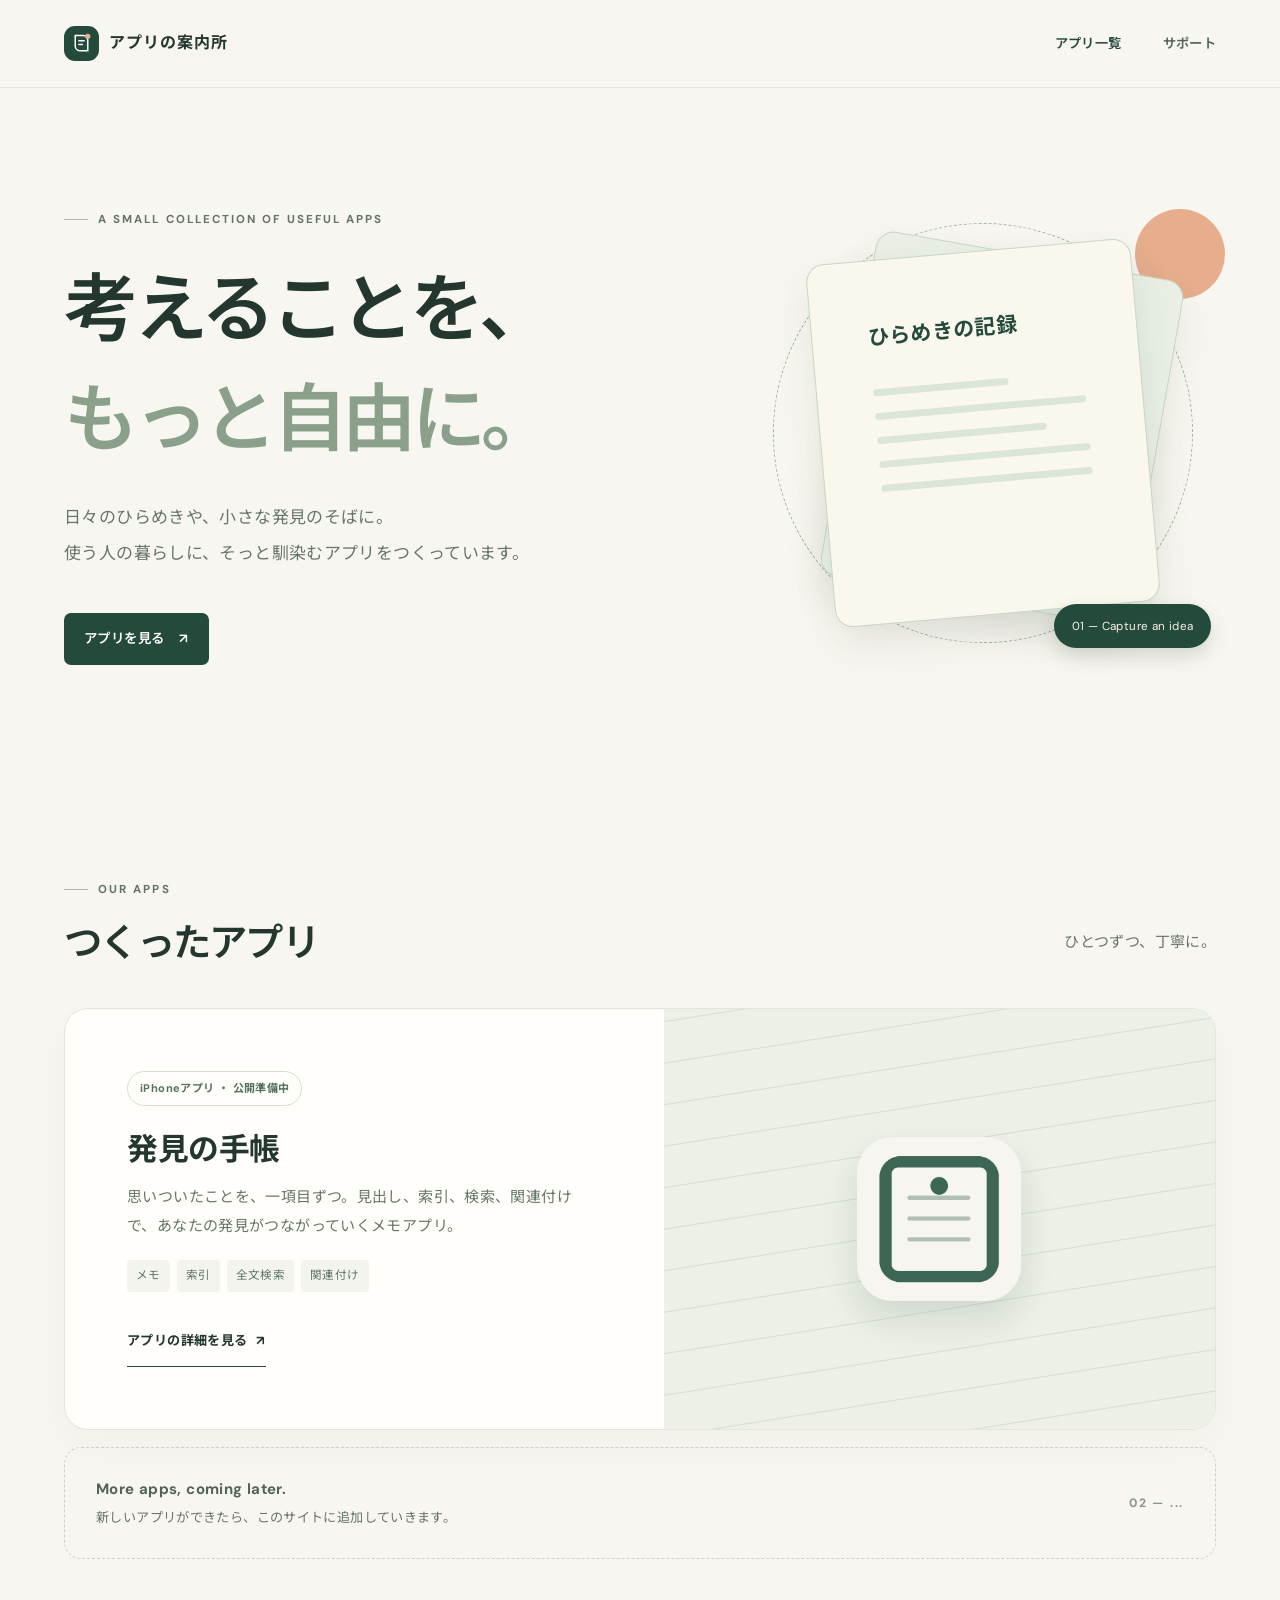
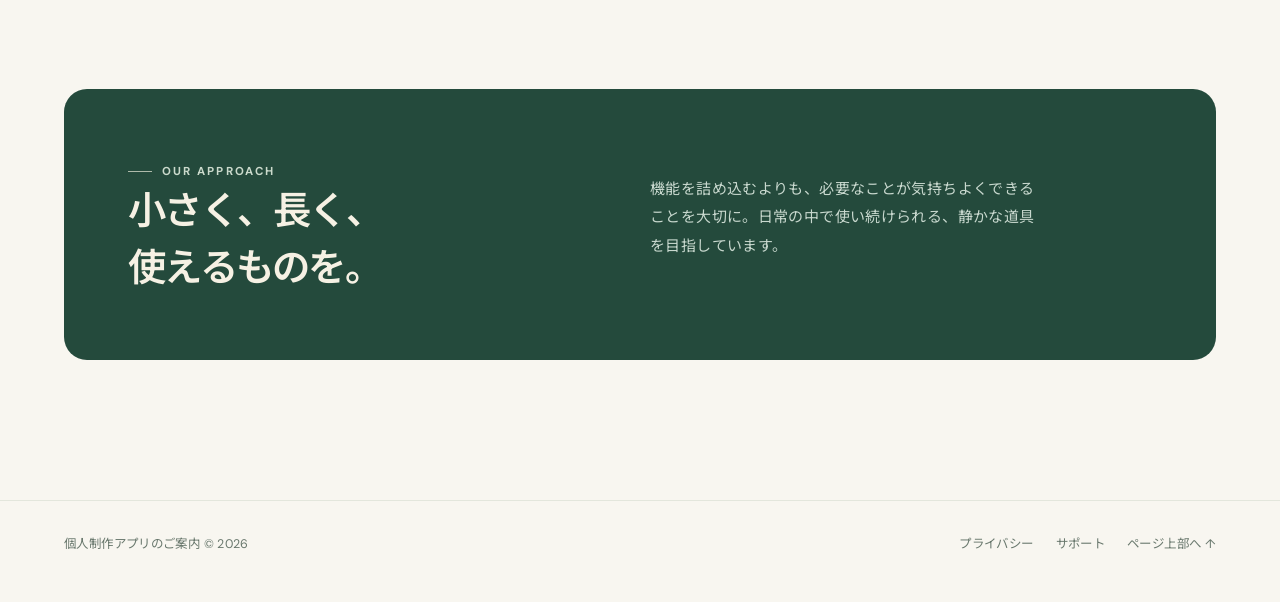
<file: index.html>
<!doctype html>
<html lang="ja">
<head>
<meta charset="utf-8">
<meta name="viewport" content="width=device-width,initial-scale=1">
<meta name="theme-color" content="#f8f6f0">
<meta name="description" content="制作したアプリの紹介とサポート・プライバシーポリシーをまとめた案内サイトです。">
<title>トップ | アプリの案内所</title>
<link rel="stylesheet" href="./assets/style.css">
<link rel="icon" type="image/svg+xml" href="./assets/favicon.svg">
</head>
<body><div class="page" id="top">
<header class="topbar"><a class="brand" href="./" aria-label="アプリの案内所 トップ"><span class="brandmark" aria-hidden="true"><svg viewBox="0 0 28 28" fill="none"><path d="M7 5h9a5 5 0 0 1 5 5v12H12a5 5 0 0 1-5-5V5Z" stroke="currentColor" stroke-width="1.7"/><path d="M11 11h6M11 15h4" stroke="currentColor" stroke-width="1.7" stroke-linecap="round"/><circle cx="21" cy="6" r="3" fill="#e7b28c"/></svg></span><span>アプリの案内所</span></a><nav class="topnav" aria-label="メインナビゲーション"><a href="./#apps" aria-current="page">アプリ一覧</a><a href="./apps/hakkenmemo/support/" >サポート</a></nav></header>
<main>
<section class="hero"><div class="split"><div><span class="eyebrow">A small collection of useful apps</span><h1>考えることを、<br><em>もっと自由に。</em></h1><p class="hero-copy">日々のひらめきや、小さな発見のそばに。<br>使う人の暮らしに、そっと馴染むアプリをつくっています。</p><a class="hero-cta" href="#apps">アプリを見る <span aria-hidden="true">↗</span></a></div><div class="hero-art" aria-hidden="true"><div class="art-dots"></div><div class="art-circle"></div><div class="art-sheet sheet-back"></div><div class="art-sheet sheet-front"><span class="s-title">ひらめきの記録</span><div class="s-line"></div><div class="s-line"></div><div class="s-line"></div><div class="s-line"></div><div class="s-line"></div></div><span class="art-tag">01 — Capture an idea</span></div></div></section>
<section class="section" id="apps"><div class="block-top"><div><span class="eyebrow">Our apps</span><h2>つくったアプリ</h2></div><p>ひとつずつ、丁寧に。</p></div>
<article class="app-card"><div class="app-card-main"><span class="status">iPhoneアプリ ・ 公開準備中</span><h3>発見の手帳</h3><p>思いついたことを、一項目ずつ。見出し、索引、検索、関連付けで、あなたの発見がつながっていくメモアプリ。</p><div class="tags"><span>メモ</span><span>索引</span><span>全文検索</span><span>関連付け</span></div><a class="btn-ghost" href="./apps/hakkenmemo/">アプリの詳細を見る <span aria-hidden="true">↗</span></a></div><div class="app-card-graphic"><img class="app-icon" src="./assets/hakkenmemo-icon.png" width="164" height="164" alt="発見の手帳のアプリアイコン"></div></article>
<div class="future"><div><strong>More apps, coming later.</strong><p>新しいアプリができたら、このサイトに追加していきます。</p></div><span class="smallcap">02 — ...</span></div>
</section>
<section class="section mission"><div class="mission-band"><div><span class="eyebrow" style="color:#cbdacc">Our approach</span><h2>小さく、長く、<br>使えるものを。</h2></div><p>機能を詰め込むよりも、必要なことが気持ちよくできることを大切に。日常の中で使い続けられる、静かな道具を目指しています。</p></div></section>
</main><footer class="footer"><span>個人制作アプリのご案内 © 2026</span><div class="footer-links"><a href="./apps/hakkenmemo/privacy/">プライバシー</a><a href="./apps/hakkenmemo/support/">サポート</a><a href="#top">ページ上部へ ↑</a></div></footer></div></body></html>
</file>
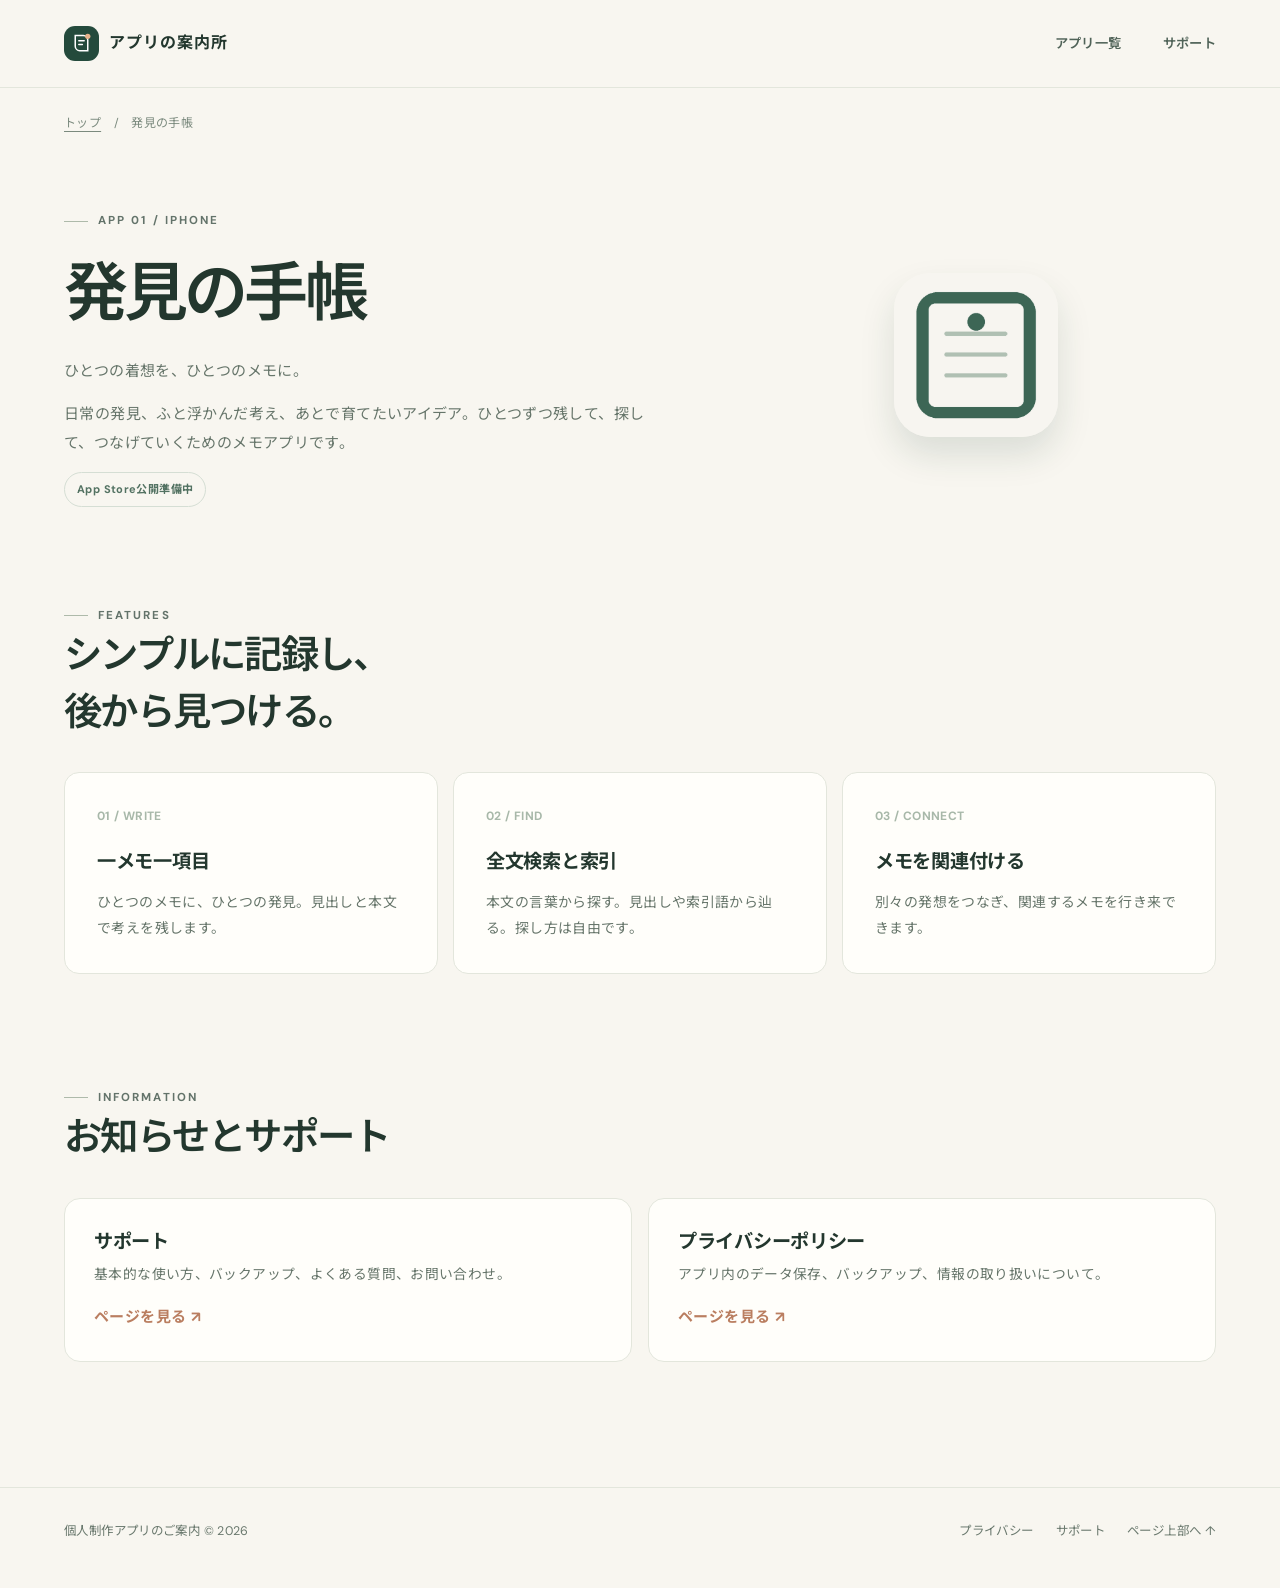
<file: apps/hakkenmemo/index.html>
<!doctype html>
<html lang="ja">
<head>
<meta charset="utf-8">
<meta name="viewport" content="width=device-width,initial-scale=1">
<meta name="theme-color" content="#f8f6f0">
<meta name="description" content="一メモ一項目、全文検索、索引、関連付け。考えを育てるiPhoneメモアプリ。">
<title>発見の手帳 | アプリの案内所</title>
<link rel="stylesheet" href="../../assets/style.css">
<link rel="icon" type="image/svg+xml" href="../../assets/favicon.svg">
</head>
<body><div class="page" id="top">
<header class="topbar"><a class="brand" href="../../" aria-label="アプリの案内所 トップ"><span class="brandmark" aria-hidden="true"><svg viewBox="0 0 28 28" fill="none"><path d="M7 5h9a5 5 0 0 1 5 5v12H12a5 5 0 0 1-5-5V5Z" stroke="currentColor" stroke-width="1.7"/><path d="M11 11h6M11 15h4" stroke="currentColor" stroke-width="1.7" stroke-linecap="round"/><circle cx="21" cy="6" r="3" fill="#e7b28c"/></svg></span><span>アプリの案内所</span></a><nav class="topnav" aria-label="メインナビゲーション"><a href="../../#apps" >アプリ一覧</a><a href="../../apps/hakkenmemo/support/" >サポート</a></nav></header>
<main><div class="breadcrumb"><a href="../../">トップ</a>　/　発見の手帳</div>
<section class="page-heading"><div><span class="eyebrow">App 01 / iPhone</span><h1>発見の手帳</h1><p class="lead">ひとつの着想を、ひとつのメモに。</p><p>日常の発見、ふと浮かんだ考え、あとで育てたいアイデア。ひとつずつ残して、探して、つなげていくためのメモアプリです。</p><span class="status">App Store公開準備中</span></div><img class="app-icon" src="../../assets/hakkenmemo-icon.png" width="164" height="164" alt="発見の手帳のアプリアイコン"></section>
<section class="section" style="padding-top:20px"><span class="eyebrow">Features</span><h2>シンプルに記録し、<br>後から見つける。</h2><div class="feature-grid"><div class="feature"><span class="number">01 / WRITE</span><h3>一メモ一項目</h3><p>ひとつのメモに、ひとつの発見。見出しと本文で考えを残します。</p></div><div class="feature"><span class="number">02 / FIND</span><h3>全文検索と索引</h3><p>本文の言葉から探す。見出しや索引語から辿る。探し方は自由です。</p></div><div class="feature"><span class="number">03 / CONNECT</span><h3>メモを関連付ける</h3><p>別々の発想をつなぎ、関連するメモを行き来できます。</p></div></div></section>
<section class="section" style="padding-top:5px"><span class="eyebrow">Information</span><h2>お知らせとサポート</h2><div class="link-panels"><a class="link-panel" href="./support/"><h3>サポート</h3><p>基本的な使い方、バックアップ、よくある質問、お問い合わせ。</p><span class="arr">ページを見る ↗</span></a><a class="link-panel" href="./privacy/"><h3>プライバシーポリシー</h3><p>アプリ内のデータ保存、バックアップ、情報の取り扱いについて。</p><span class="arr">ページを見る ↗</span></a></div></section>
</main><footer class="footer"><span>個人制作アプリのご案内 © 2026</span><div class="footer-links"><a href="../../apps/hakkenmemo/privacy/">プライバシー</a><a href="../../apps/hakkenmemo/support/">サポート</a><a href="#top">ページ上部へ ↑</a></div></footer></div></body></html>
</file>
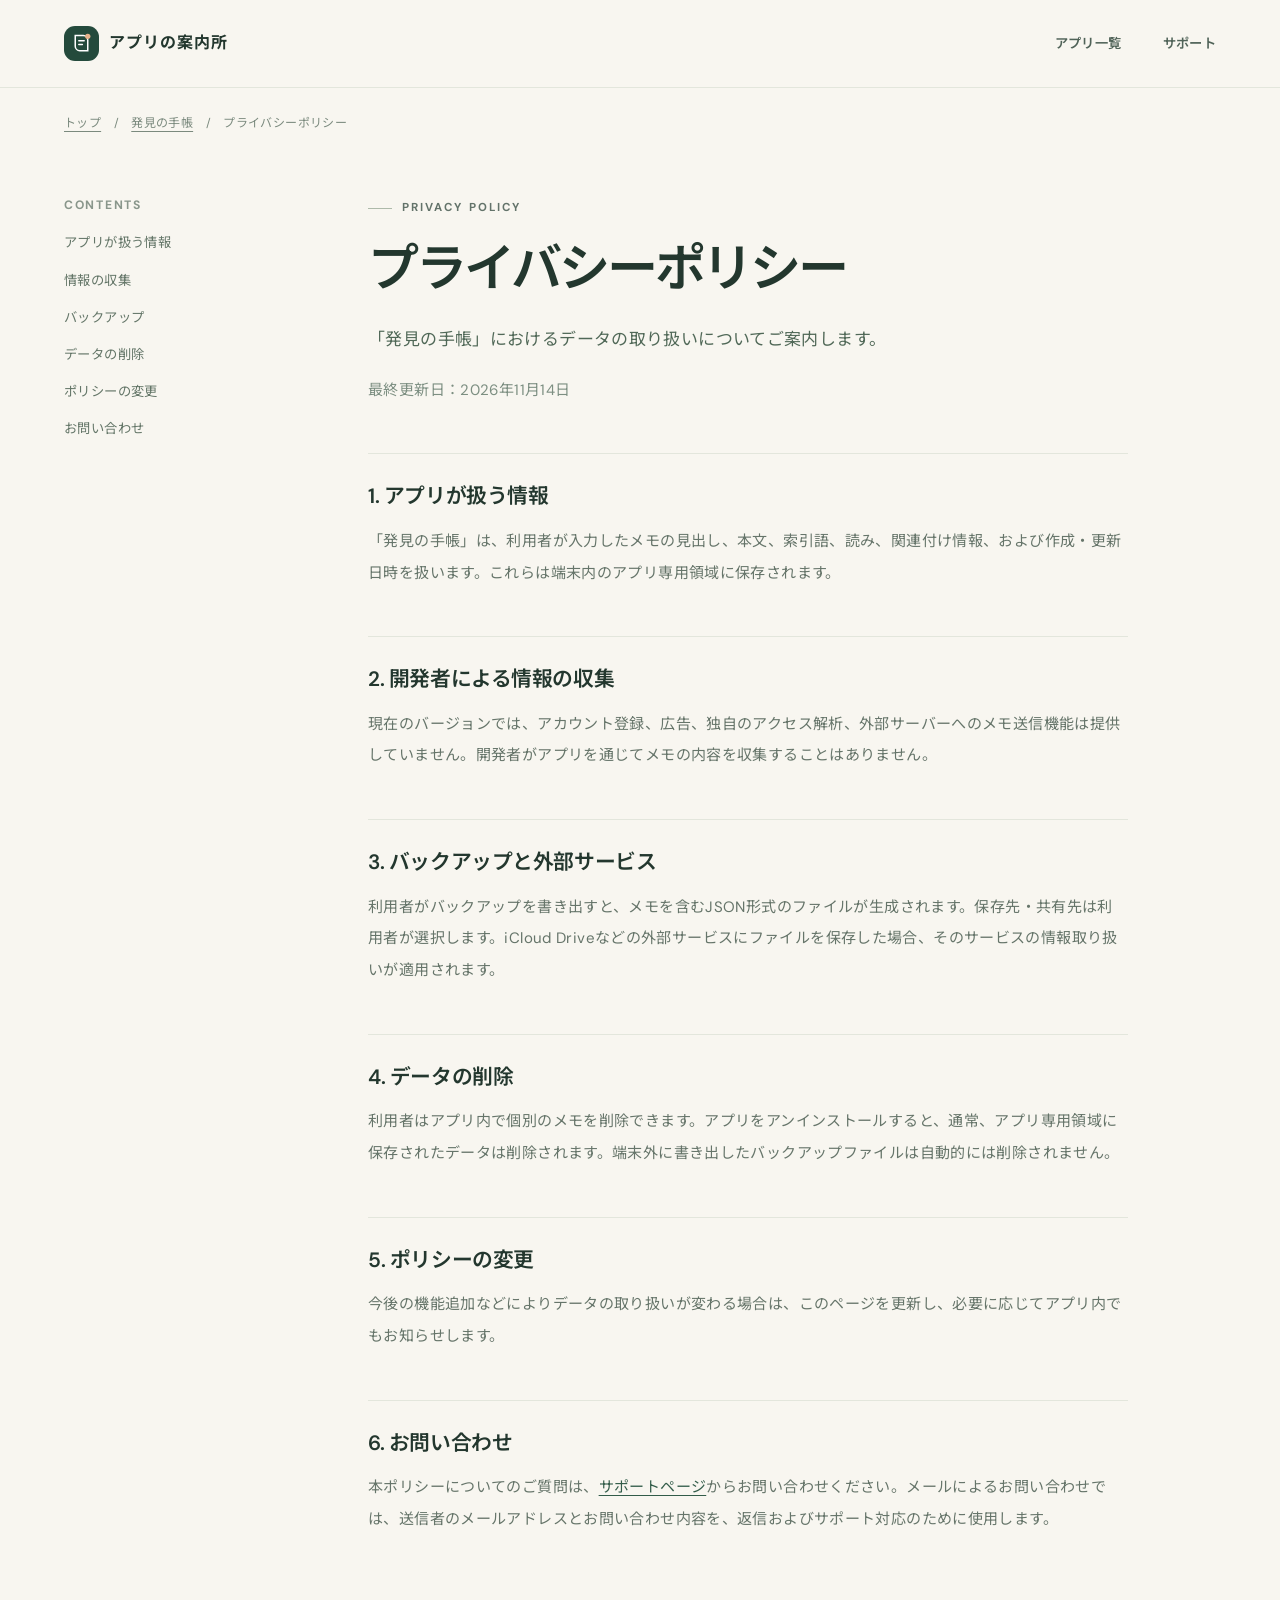
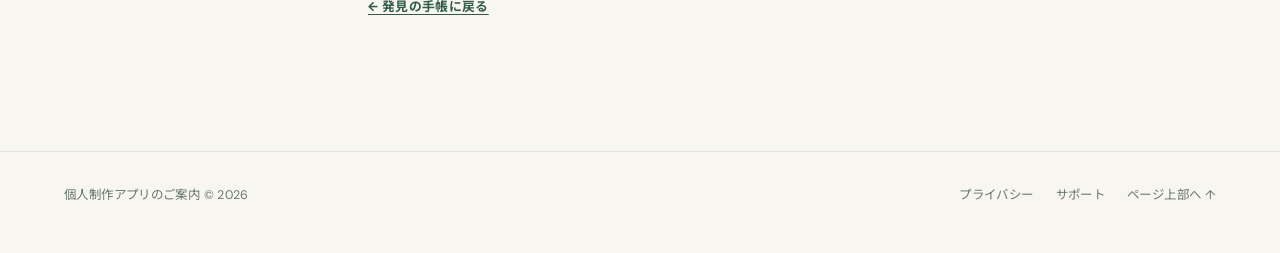
<file: apps/hakkenmemo/privacy/index.html>
<!doctype html>
<html lang="ja">
<head>
<meta charset="utf-8">
<meta name="viewport" content="width=device-width,initial-scale=1">
<meta name="theme-color" content="#f8f6f0">
<meta name="description" content="発見の手帳のプライバシーポリシーです。">
<title>プライバシーポリシー | アプリの案内所</title>
<link rel="stylesheet" href="../../../assets/style.css">
<link rel="icon" type="image/svg+xml" href="../../../assets/favicon.svg">
</head>
<body><div class="page" id="top">
<header class="topbar"><a class="brand" href="../../../" aria-label="アプリの案内所 トップ"><span class="brandmark" aria-hidden="true"><svg viewBox="0 0 28 28" fill="none"><path d="M7 5h9a5 5 0 0 1 5 5v12H12a5 5 0 0 1-5-5V5Z" stroke="currentColor" stroke-width="1.7"/><path d="M11 11h6M11 15h4" stroke="currentColor" stroke-width="1.7" stroke-linecap="round"/><circle cx="21" cy="6" r="3" fill="#e7b28c"/></svg></span><span>アプリの案内所</span></a><nav class="topnav" aria-label="メインナビゲーション"><a href="../../../#apps" >アプリ一覧</a><a href="../../../apps/hakkenmemo/support/" >サポート</a></nav></header><main><div class="breadcrumb"><a href="../../../">トップ</a>　/　<a href="../">発見の手帳</a>　/　プライバシーポリシー</div><div class="doc-wrap"><aside class="side-col" aria-label="ページ内目次"><span class="smallcap">CONTENTS</span><a href="#data">アプリが扱う情報</a><a href="#collection">情報の収集</a><a href="#backup">バックアップ</a><a href="#delete">データの削除</a><a href="#update">ポリシーの変更</a><a href="#contact">お問い合わせ</a></aside><article class="doc"><span class="eyebrow">Privacy policy</span><h1>プライバシーポリシー</h1><p class="lead">「発見の手帳」におけるデータの取り扱いについてご案内します。</p><p class="date">最終更新日：2026年11月14日</p>
<h2 id="data">1. アプリが扱う情報</h2><p>「発見の手帳」は、利用者が入力したメモの見出し、本文、索引語、読み、関連付け情報、および作成・更新日時を扱います。これらは端末内のアプリ専用領域に保存されます。</p>
<h2 id="collection">2. 開発者による情報の収集</h2><p>現在のバージョンでは、アカウント登録、広告、独自のアクセス解析、外部サーバーへのメモ送信機能は提供していません。開発者がアプリを通じてメモの内容を収集することはありません。</p>
<h2 id="backup">3. バックアップと外部サービス</h2><p>利用者がバックアップを書き出すと、メモを含むJSON形式のファイルが生成されます。保存先・共有先は利用者が選択します。iCloud Driveなどの外部サービスにファイルを保存した場合、そのサービスの情報取り扱いが適用されます。</p>
<h2 id="delete">4. データの削除</h2><p>利用者はアプリ内で個別のメモを削除できます。アプリをアンインストールすると、通常、アプリ専用領域に保存されたデータは削除されます。端末外に書き出したバックアップファイルは自動的には削除されません。</p>
<h2 id="update">5. ポリシーの変更</h2><p>今後の機能追加などによりデータの取り扱いが変わる場合は、このページを更新し、必要に応じてアプリ内でもお知らせします。</p>
<h2 id="contact">6. お問い合わせ</h2><p>本ポリシーについてのご質問は、<a href="../support/">サポートページ</a>からお問い合わせください。メールによるお問い合わせでは、送信者のメールアドレスとお問い合わせ内容を、返信およびサポート対応のために使用します。</p>
<a href="../" class="backtop">← 発見の手帳に戻る</a></article></div></main><footer class="footer"><span>個人制作アプリのご案内 © 2026</span><div class="footer-links"><a href="../../../apps/hakkenmemo/privacy/">プライバシー</a><a href="../../../apps/hakkenmemo/support/">サポート</a><a href="#top">ページ上部へ ↑</a></div></footer></div></body></html>
</file>
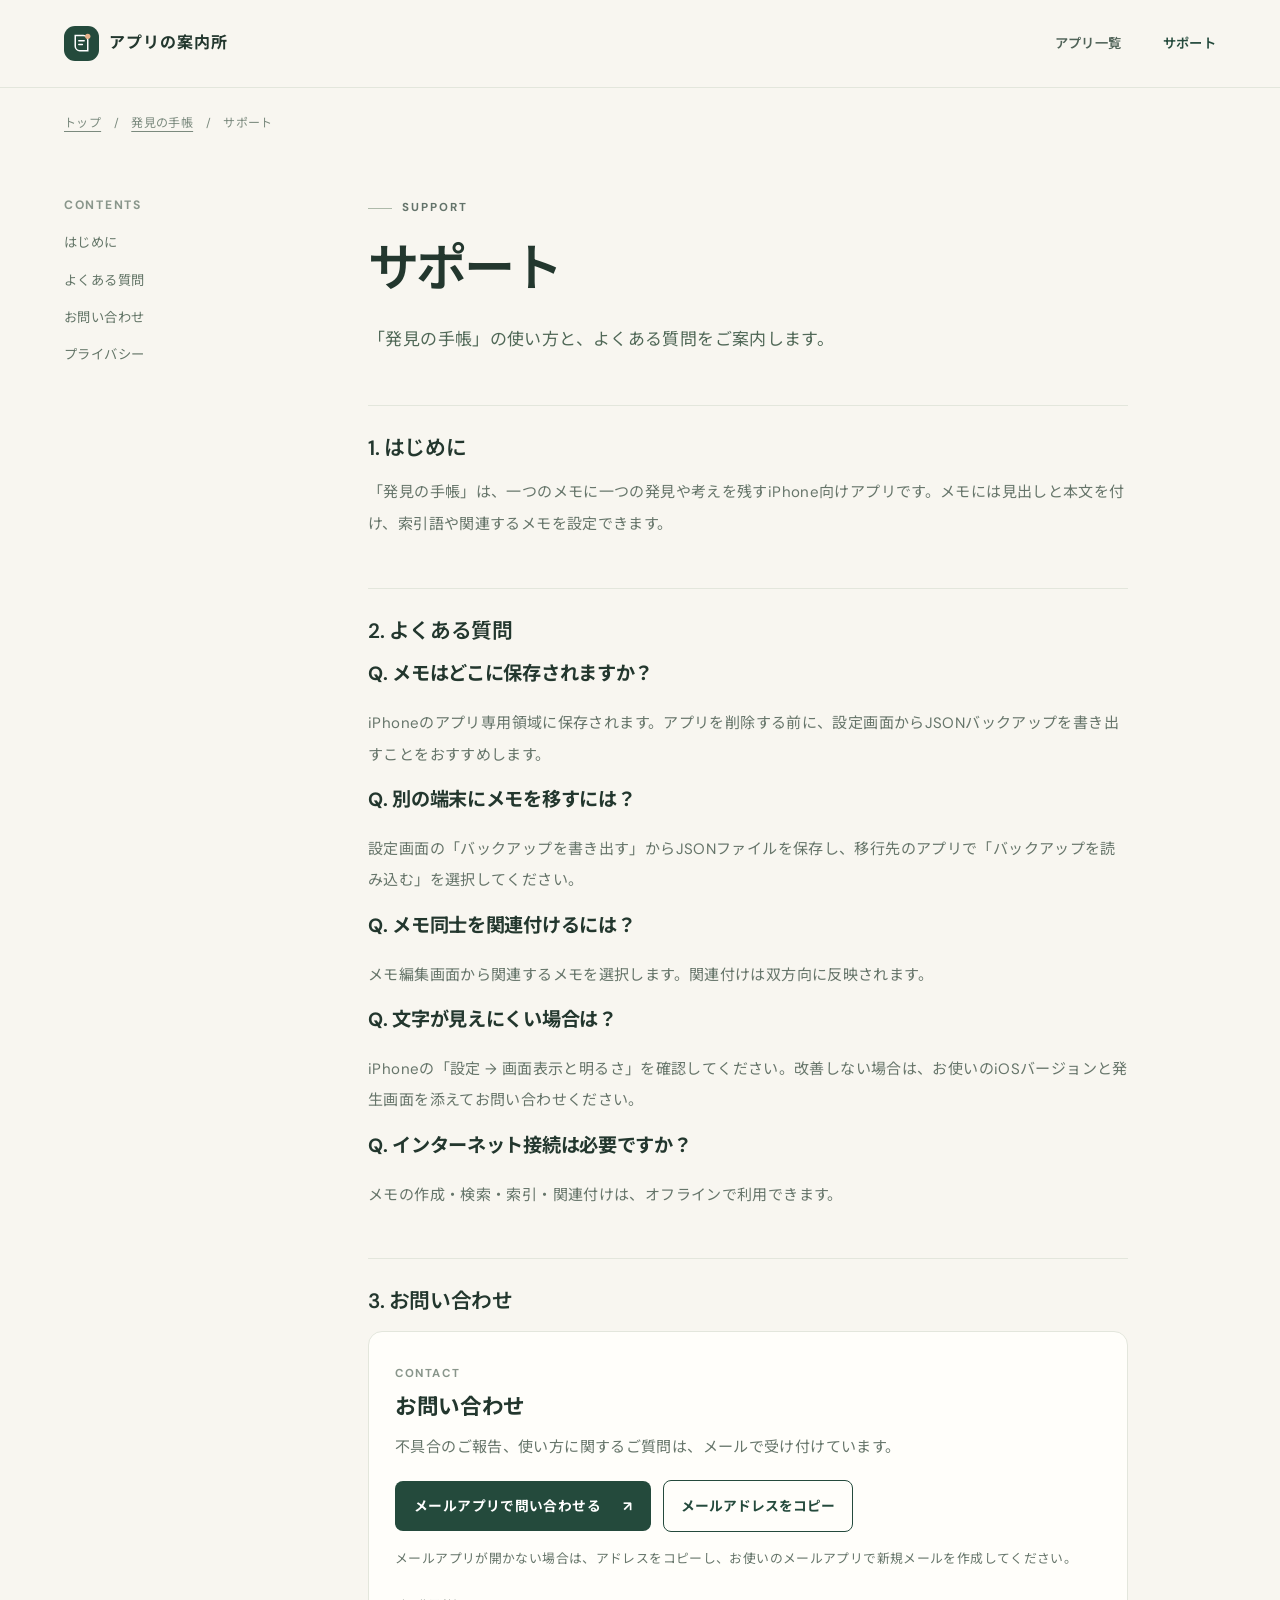
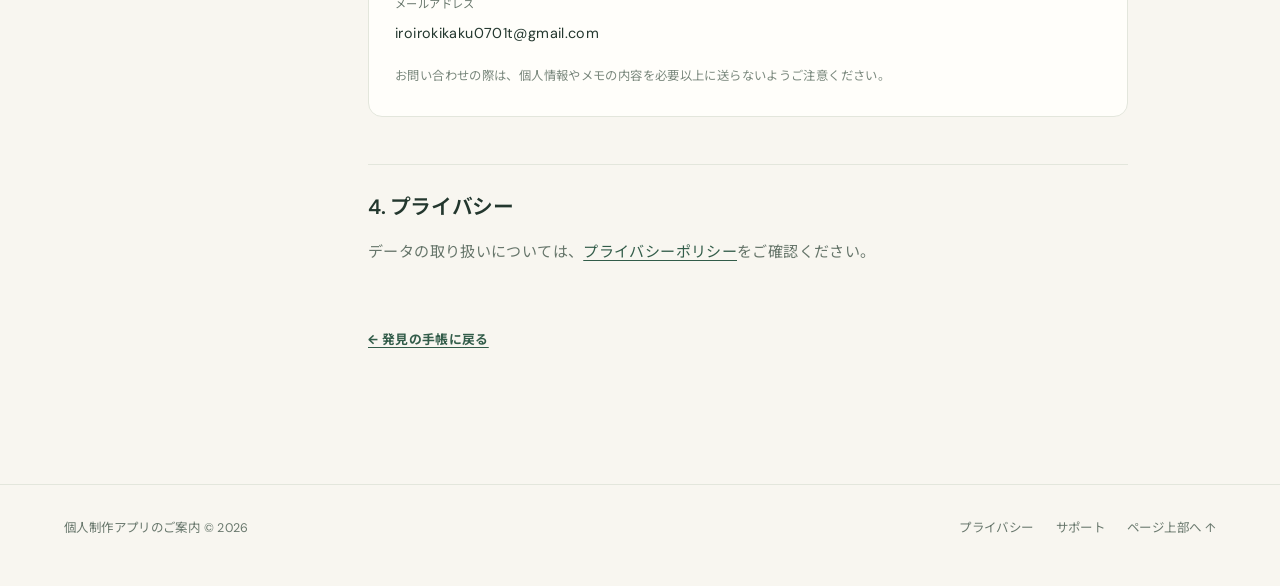
<file: apps/hakkenmemo/support/index.html>
<!doctype html>
<html lang="ja">
<head>
<meta charset="utf-8">
<meta name="viewport" content="width=device-width,initial-scale=1">
<meta name="theme-color" content="#f8f6f0">
<meta name="description" content="発見の手帳のサポートです。">
<title>サポート | アプリの案内所</title>
<link rel="stylesheet" href="../../../assets/style.css">
<link rel="icon" type="image/svg+xml" href="../../../assets/favicon.svg">
<script defer src="../../../assets/contact-config.js"></script>
<script defer src="../../../assets/contact-page.js"></script>
</head>
<body><div class="page" id="top">
<header class="topbar"><a class="brand" href="../../../" aria-label="アプリの案内所 トップ"><span class="brandmark" aria-hidden="true"><svg viewBox="0 0 28 28" fill="none"><path d="M7 5h9a5 5 0 0 1 5 5v12H12a5 5 0 0 1-5-5V5Z" stroke="currentColor" stroke-width="1.7"/><path d="M11 11h6M11 15h4" stroke="currentColor" stroke-width="1.7" stroke-linecap="round"/><circle cx="21" cy="6" r="3" fill="#e7b28c"/></svg></span><span>アプリの案内所</span></a><nav class="topnav" aria-label="メインナビゲーション"><a href="../../../#apps" >アプリ一覧</a><a href="../../../apps/hakkenmemo/support/" aria-current="page">サポート</a></nav></header><main><div class="breadcrumb"><a href="../../../">トップ</a>　/　<a href="../">発見の手帳</a>　/　サポート</div><div class="doc-wrap"><aside class="side-col" aria-label="ページ内目次"><span class="smallcap">CONTENTS</span><a href="#getting-started">はじめに</a><a href="#faq">よくある質問</a><a href="#contact">お問い合わせ</a><a href="#privacy">プライバシー</a></aside><article class="doc"><span class="eyebrow">Support</span><h1>サポート</h1><p class="lead">「発見の手帳」の使い方と、よくある質問をご案内します。</p><h2 id="getting-started">1. はじめに</h2><p>「発見の手帳」は、一つのメモに一つの発見や考えを残すiPhone向けアプリです。メモには見出しと本文を付け、索引語や関連するメモを設定できます。</p>
<h2 id="faq">2. よくある質問</h2>
<h3>Q. メモはどこに保存されますか？</h3><p>iPhoneのアプリ専用領域に保存されます。アプリを削除する前に、設定画面からJSONバックアップを書き出すことをおすすめします。</p>
<h3>Q. 別の端末にメモを移すには？</h3><p>設定画面の「バックアップを書き出す」からJSONファイルを保存し、移行先のアプリで「バックアップを読み込む」を選択してください。</p>
<h3>Q. メモ同士を関連付けるには？</h3><p>メモ編集画面から関連するメモを選択します。関連付けは双方向に反映されます。</p>
<h3>Q. 文字が見えにくい場合は？</h3><p>iPhoneの「設定 → 画面表示と明るさ」を確認してください。改善しない場合は、お使いのiOSバージョンと発生画面を添えてお問い合わせください。</p>
<h3>Q. インターネット接続は必要ですか？</h3><p>メモの作成・検索・索引・関連付けは、オフラインで利用できます。</p>
<h2 id="contact">3. お問い合わせ</h2>
<div class="contact-card" id="contact-card">
  <span class="smallcap">CONTACT</span>
  <h3>お問い合わせ</h3>
  <p>不具合のご報告、使い方に関するご質問は、メールで受け付けています。</p>
  <div id="contact-unconfigured" class="setup-notice" role="status">
    <strong>連絡先の設定が必要です</strong>
    <p>サイト公開前に <code>assets/contact-config.js</code> にサポート用メールアドレスを入力してください。</p>
  </div>
  <div id="contact-ready" hidden>
    <a class="contact-button" id="contact-email-link" href="#contact">メールアプリで問い合わせる <span aria-hidden="true">↗</span></a>
    <p class="contact-address"><span>メールアドレス</span><br><span id="contact-email-text"></span></p>
    <p class="contact-footnote">お問い合わせの際は、個人情報やメモの内容を必要以上に送らないようご注意ください。</p>
  </div>
  <noscript><p class="setup-notice">お問い合わせ先の表示にはJavaScriptが必要です。JavaScriptを有効にしてページを再読み込みしてください。</p></noscript>
</div>
<h2 id="privacy">4. プライバシー</h2><p>データの取り扱いについては、<a href="../privacy/">プライバシーポリシー</a>をご確認ください。</p><a href="../" class="backtop">← 発見の手帳に戻る</a></article></div></main><footer class="footer"><span>個人制作アプリのご案内 © 2026</span><div class="footer-links"><a href="../../../apps/hakkenmemo/privacy/">プライバシー</a><a href="../../../apps/hakkenmemo/support/">サポート</a><a href="#top">ページ上部へ ↑</a></div></footer></div></body></html>
</file>
<file: assets/style.css>
@import url('https://fonts.googleapis.com/css2?family=DM+Sans:wght@400;500;600;700&family=Noto+Sans+JP:wght@400;500;600;700&display=swap');
:root{--bg:#f8f6f0;--paper:#fffefa;--ink:#23372e;--muted:#66756a;--deep:#244a3c;--line:#e3e6dc;--warm:#eecbb5;--light:#eef2e9;--side:clamp(20px,5vw,88px);font-synthesis:none;color-scheme:light}
*{box-sizing:border-box}html{scroll-behavior:smooth}body{margin:0;background:var(--bg);color:var(--ink);font-family:'DM Sans','Noto Sans JP',-apple-system,BlinkMacSystemFont,sans-serif;font-size:15px;line-height:1.9;letter-spacing:.025em;-webkit-font-smoothing:antialiased}a{color:inherit;text-decoration:none}a:hover{text-decoration:none}button{font:inherit}img{display:block;max-width:100%;height:auto}svg{display:block}h1,h2,h3,p{margin-top:0}h1,h2,h3{line-height:1.48}h1{font-size:clamp(2.4rem,5.8vw,5.15rem);font-weight:600;letter-spacing:-.06em}h2{font-size:clamp(1.7rem,3vw,2.6rem);font-weight:600;letter-spacing:-.045em}h3{font-size:1.2rem;letter-spacing:-.015em}p{color:var(--muted)}:focus-visible{outline:3px solid #b26c42;outline-offset:4px;border-radius:3px}
.page{max-width:1460px;margin:auto}header.topbar{display:flex;align-items:center;justify-content:space-between;gap:20px;padding:26px var(--side);border-bottom:1px solid var(--line)}.brand{display:flex;align-items:center;gap:10px;color:var(--ink);font-weight:700;font-size:1rem;letter-spacing:.06em;white-space:nowrap}.brandmark{width:35px;height:35px;background:var(--deep);color:white;border-radius:11px;display:grid;place-items:center}.brandmark svg{width:25px;height:25px}.topnav{display:flex;gap:clamp(16px,3.2vw,42px);color:#506358;font-size:.83rem;font-weight:600}.topnav a:hover,.inline-link:hover{color:#be7553}.topnav a[aria-current=page]{color:var(--deep)}.eyebrow{display:inline-flex;align-items:center;gap:10px;color:#63736a;font-size:.72rem;letter-spacing:.18em;font-weight:700;text-transform:uppercase}.eyebrow::before{content:'';width:24px;height:1px;background:#aebaaa}.section{padding:100px var(--side)}.smallcap{font-size:.76rem;color:#89968b;letter-spacing:.14em;font-weight:700;text-transform:uppercase}.split{display:grid;grid-template-columns:1.12fr .88fr;align-items:center;gap:8%}.hero{padding:112px var(--side) 105px;min-height:620px;position:relative;overflow:hidden}.hero h1{margin:24px 0 24px}.hero h1 em{font-style:normal;color:#8aa08b}.hero-copy{max-width:520px;font-size:1.06rem;line-height:2.15}.hero-art{width:100%;max-width:485px;aspect-ratio:1;position:relative;margin:auto;display:grid;place-items:center}.art-sheet{position:absolute;background:#faf8ed;border:1px solid #c8d6c7;box-shadow:0 18px 40px #223b2d18;border-radius:18px}.sheet-back{width:67%;height:75%;transform:rotate(10deg) translate(18px,-8px);background:#e9efe5}.sheet-front{width:70%;height:78%;transform:rotate(-5deg);padding:12%;display:flex;flex-direction:column;gap:17px;justify-content:flex-start}.sheet-front .s-line{height:7px;border-radius:5px;background:#dce6d8;width:100%}.sheet-front .s-line:nth-child(2){width:64%}.sheet-front .s-line:nth-child(4){width:80%}.sheet-front .s-title{color:var(--deep);font-size:1.3rem;font-weight:700;white-space:nowrap;margin-bottom:16px}.art-circle{position:absolute;width:90px;height:90px;background:#e7a985;opacity:.92;border-radius:50%;right:-2%;top:2%}.art-dots{position:absolute;border:1px dashed #9fb69e;width:90%;height:90%;border-radius:50%;transform:rotate(18deg)}.art-tag{position:absolute;bottom:4%;right:1%;background:var(--deep);color:#f9f4e9;font-size:.73rem;padding:11px 18px;border-radius:80px;box-shadow:0 8px 20px #223b2d2a}.hero-cta{display:inline-flex;align-items:center;gap:15px;margin-top:25px;padding:13px 20px;background:var(--deep);border-radius:7px;color:white;font-size:.84rem;font-weight:600}.hero-cta:hover{background:#325c49}.btn-ghost{display:inline-flex;gap:9px;align-items:center;padding:12px 0;font-weight:700;font-size:.82rem;border-bottom:1px solid var(--deep)}.btn-ghost:hover{color:#aa744f}.block-top{display:flex;align-items:end;justify-content:space-between;gap:25px;margin-bottom:36px}.block-top h2{margin:14px 0 0}.app-card{display:grid;grid-template-columns:minmax(0,1fr) minmax(260px,.92fr);min-height:380px;background:var(--paper);border:1px solid var(--line);border-radius:24px;overflow:hidden;box-shadow:0 15px 40px #28392e08}.app-card-main{padding:clamp(28px,5vw,62px)}.app-card h3{font-size:clamp(1.7rem,2.4vw,2.6rem);margin:22px 0 10px}.app-card p{max-width:460px}.app-card-graphic{position:relative;display:grid;place-items:center;background:#ecf0e6;overflow:hidden}.app-card-graphic:before{content:'';position:absolute;inset:-20%;background:repeating-linear-gradient(0deg,transparent 0 39px,#d5dfd4 40px,transparent 41px);transform:rotate(-9deg)}.app-icon{width:164px;height:164px;object-fit:cover;border-radius:36px;box-shadow:0 18px 35px #173b2e21;z-index:1}.status{display:inline-block;padding:6px 12px;border:1px solid #d5ded4;border-radius:99px;color:#537262;font-size:.69rem;font-weight:700}.tags{display:flex;flex-wrap:wrap;gap:7px;margin:20px 0 25px}.tags span{background:#f3f4ee;border-radius:4px;padding:5px 9px;font-size:.72rem;color:#607566}.future{padding:27px 31px;border:1px dashed #cbd3c6;border-radius:17px;display:flex;justify-content:space-between;gap:25px;align-items:center;margin-top:17px}.future strong{display:block;color:#526459}.future p{margin:3px 0 0;font-size:.82rem}.mission{padding-top:30px;padding-bottom:115px}.mission-band{display:grid;grid-template-columns:1fr 1fr;gap:20px;background:var(--deep);color:white;padding:clamp(32px,5vw,74px);border-radius:23px;align-items:center}.mission-band h2{margin:0;color:#f6f1e4}.mission-band p{color:#c8d8ce;max-width:390px}.footer{margin-top:25px;padding:32px var(--side) 45px;border-top:1px solid var(--line);display:flex;justify-content:space-between;gap:25px;font-size:.78rem;color:#69786d}.footer a:hover{color:#be7553}.footer-links{display:flex;gap:22px;flex-wrap:wrap}
.breadcrumb{padding:24px var(--side) 0;font-size:.75rem;color:#7b8a7e}.breadcrumb a{text-decoration:underline;text-underline-offset:4px}.page-heading{padding:68px var(--side) 70px;display:grid;grid-template-columns:1fr .75fr;align-items:center;gap:30px}.page-heading h1{font-size:clamp(2.3rem,5vw,4.4rem);margin:15px 0}.page-heading p{max-width:600px}.page-heading .app-icon{justify-self:center}.feature-grid{display:grid;grid-template-columns:repeat(3,1fr);gap:15px}.feature{padding:32px;border:1px solid var(--line);border-radius:15px;background:var(--paper)}.feature .number{font-size:.75rem;font-weight:700;color:#a8b8a9;display:block;margin-bottom:20px}.feature h3{margin:0 0 12px}.feature p{font-size:.87rem;margin:0}.link-panels{display:grid;grid-template-columns:1fr 1fr;gap:16px}.link-panel{border:1px solid var(--line);background:var(--paper);border-radius:16px;padding:29px;transition:transform .2s ease,border .2s}.link-panel:hover{transform:translateY(-3px);border-color:#92aa99}.link-panel h3{margin:0 0 5px}.link-panel p{font-size:.86rem;margin:0}.link-panel .arr{display:inline-block;color:#ba7e60;margin-top:16px;font-weight:700}
.doc-wrap{display:grid;grid-template-columns:minmax(0,240px) minmax(0,760px);gap:clamp(24px,5vw,80px);padding:55px var(--side) 105px}.side-col{position:sticky;top:34px;align-self:start}.side-col a{display:block;margin:12px 0;color:#647668;font-size:.83rem}.side-col a:hover{color:var(--deep)}.doc h1{font-size:clamp(2rem,4vw,3.2rem);margin:12px 0 15px}.doc h2{font-size:1.3rem;letter-spacing:-.02em;margin:47px 0 14px;scroll-margin-top:20px}.doc h2:before{content:'';display:block;height:1px;background:var(--line);margin-bottom:27px}.doc p,.doc li{font-size:.94rem;line-height:2.1}.doc ol,.doc ul{padding-left:1.45rem;color:var(--muted)}.doc li{margin-bottom:6px}.doc a:not(.button){color:#325c49;text-decoration:underline;text-underline-offset:3px}.doc .lead{font-size:1.06rem;color:#506857}.date{font-size:.8rem;color:#7d8f82}.note{background:#edf2e9;border-left:3px solid #92ad98;padding:18px 21px;border-radius:0 7px 7px 0;color:#536b58;font-size:.9rem;margin-top:20px}.contact-card{padding:26px;background:var(--paper);border:1px solid var(--line);border-radius:14px}.contact-card .warning{font-weight:600;color:#9a573d;background:#fff0e8;border-radius:5px;padding:10px 14px;font-size:.84rem}.backtop{display:inline-flex;margin-top:45px;font-size:.8rem;font-weight:700;color:#476c59}
@media(max-width:850px){.split,.page-heading,.doc-wrap{grid-template-columns:1fr}.hero{padding-top:70px;min-height:0}.hero-art{width:min(78%,380px);margin-top:40px}.hero .split{gap:10px}.app-card{grid-template-columns:1fr}.app-card-graphic{min-height:280px;order:-1}.app-card-main{padding:31px}.feature-grid{grid-template-columns:1fr 1fr}.doc-wrap{padding-top:35px}.side-col{position:static;display:flex;gap:18px;flex-wrap:wrap;border-bottom:1px solid var(--line);padding-bottom:14px}.side-col a{margin:0}}
@media(max-width:600px){header.topbar{padding-top:19px;padding-bottom:19px}.brand{font-size:.84rem}.topnav{gap:13px;font-size:.76rem}.section{padding-top:74px;padding-bottom:74px}.hero{padding-bottom:68px}.hero h1{font-size:clamp(2.25rem,10vw,3.2rem)}.hero-art{width:min(83%,340px)}.feature-grid,.link-panels,.mission-band{grid-template-columns:1fr}.mission-band{gap:5px}.block-top{display:block}.footer{display:block}.footer-links{margin-top:12px}.future{align-items:start;flex-direction:column;gap:6px}.page-heading{padding-top:45px}.page-heading .app-icon{width:130px;height:130px;justify-self:start}.doc h1{font-size:2rem}.doc-wrap{padding-bottom:70px}}
@media(prefers-reduced-motion:reduce){html{scroll-behavior:auto}*,*:before,*:after{transition:none!important;animation:none!important}}

/* サポートページ：お問い合わせ */
.contact-card h3{margin:.35rem 0 8px;font-size:1.35rem;color:var(--ink)}
.contact-card .smallcap{font-size:.72rem}
.contact-card p{margin-bottom:16px}
.contact-card .contact-button{display:inline-flex;align-items:center;gap:22px;background:var(--deep);color:#fff!important;text-decoration:none!important;padding:12px 19px;border-radius:8px;font-size:.86rem;font-weight:700;margin:10px 0 20px}
.contact-card .contact-button:hover{background:#3b6652}
.contact-address{font-size:.9rem!important;overflow-wrap:anywhere;color:var(--ink)}
.contact-address>span:first-child{font-size:.7rem;color:var(--muted)}
.contact-footnote{font-size:.77rem!important;color:#7a887d!important;margin-bottom:0!important}
.setup-notice{background:#fff5e8;border:1px solid #ead9be;border-radius:10px;padding:16px 18px;color:#86542a}
.setup-notice strong{font-size:.9rem}
.setup-notice p{margin:5px 0 0;color:#86542a;font-size:.84rem}
.setup-notice code{font-size:.88em;overflow-wrap:anywhere}
[hidden]{display:none!important}

/* メールアプリが起動しない環境でも問い合わせ先を利用できるようにする */
.contact-actions{display:flex;flex-wrap:wrap;align-items:center;gap:12px;margin:10px 0 14px}
.contact-actions .contact-button{margin:0}
.contact-copy-button{border:1px solid var(--deep);border-radius:8px;background:transparent;color:var(--deep);font-size:.86rem;font-weight:700;padding:12px 17px;cursor:pointer}
.contact-copy-button:hover{background:var(--light)}
.contact-copy-button:focus-visible{outline:3px solid #b26c42;outline-offset:4px}
.contact-copy-status{color:var(--deep)!important;font-size:.83rem!important;margin:3px 0 8px!important}
.contact-copy-status:empty{display:none}
.contact-hint{color:var(--muted);font-size:.8rem!important;margin:3px 0 15px!important}
</file>
